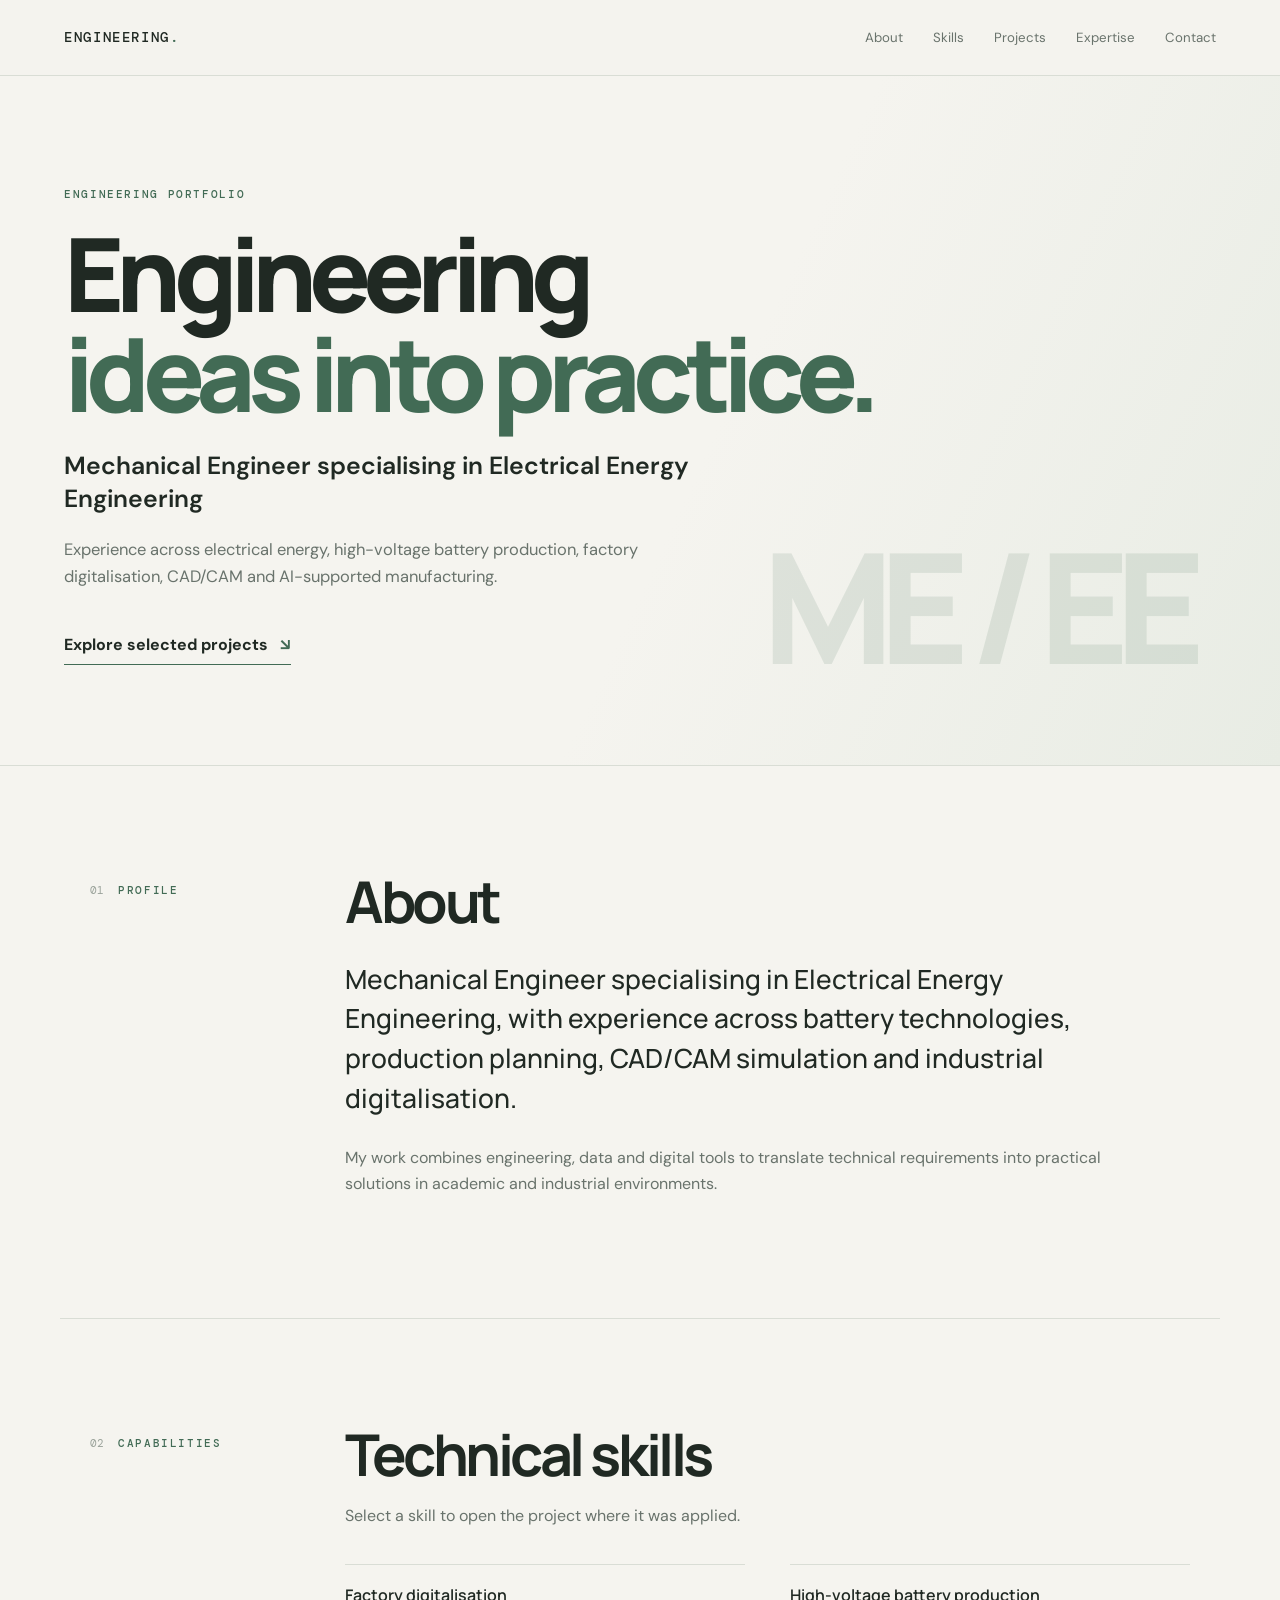
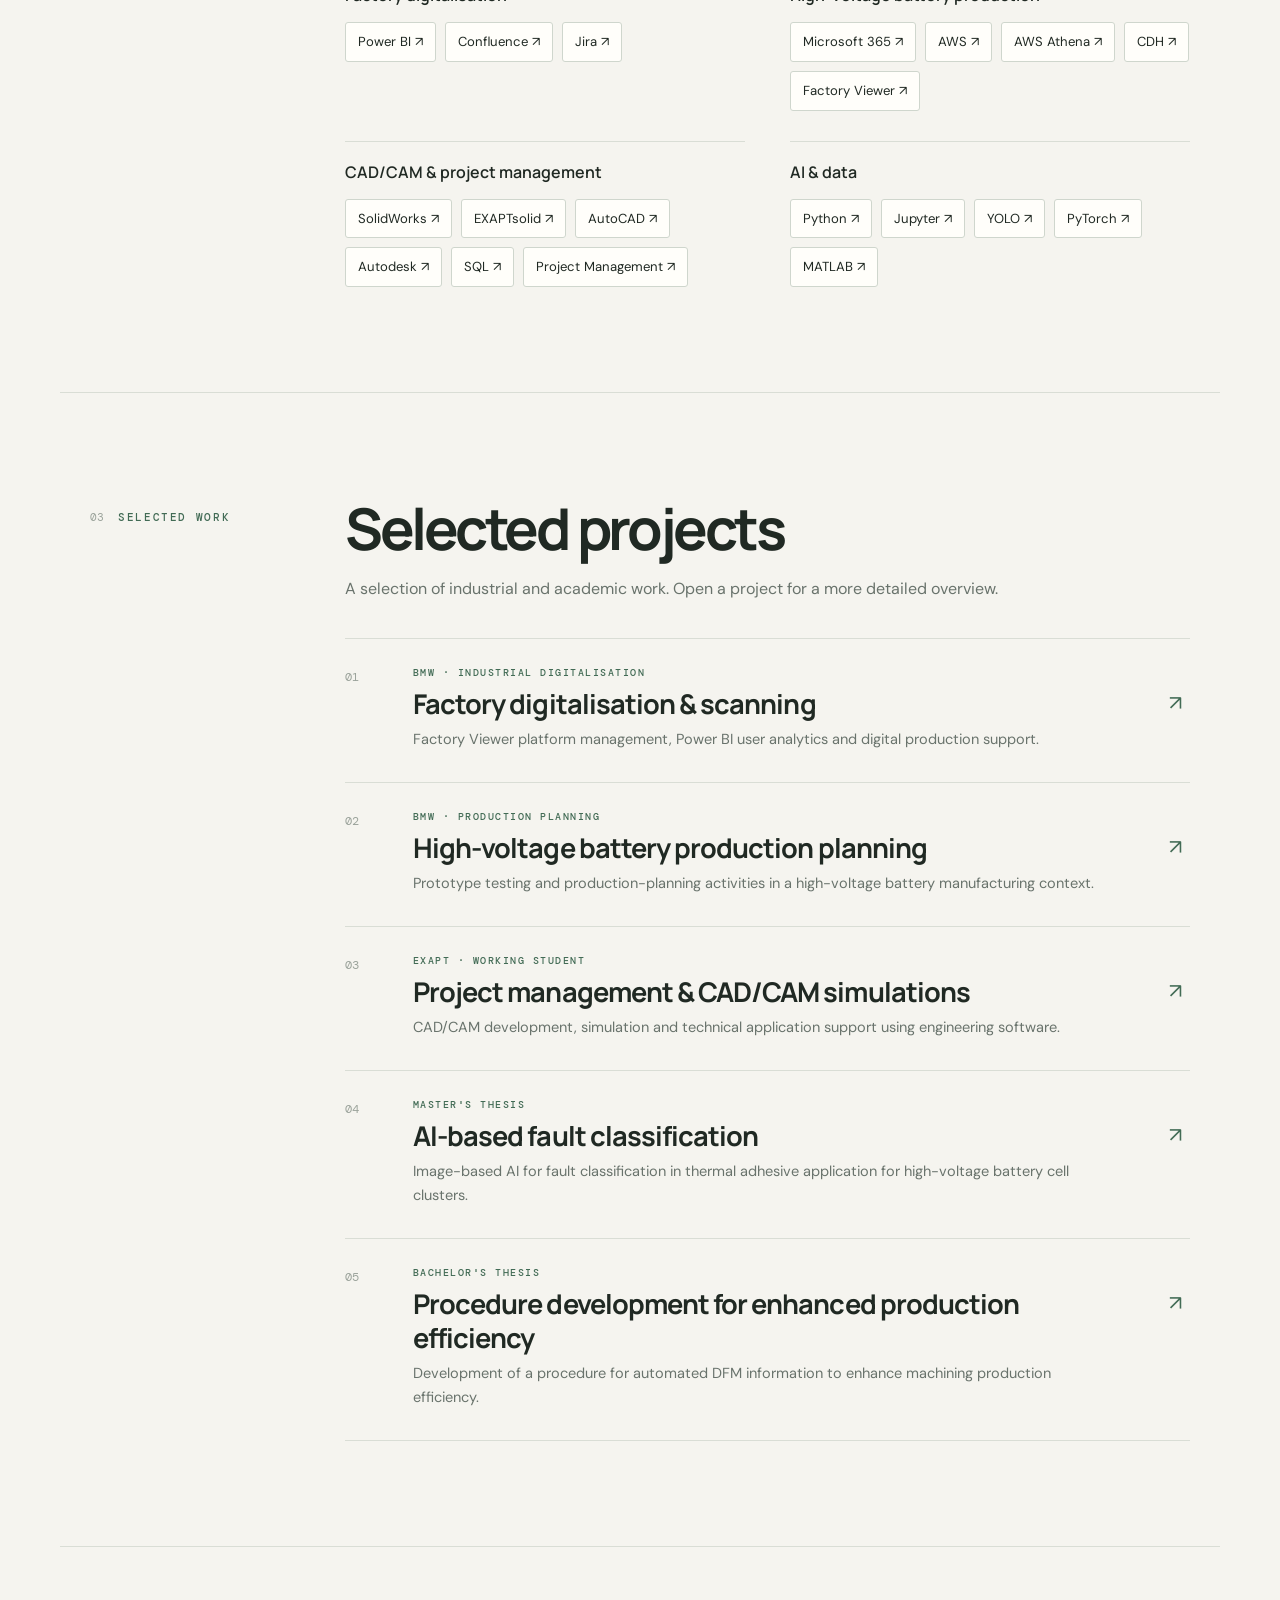
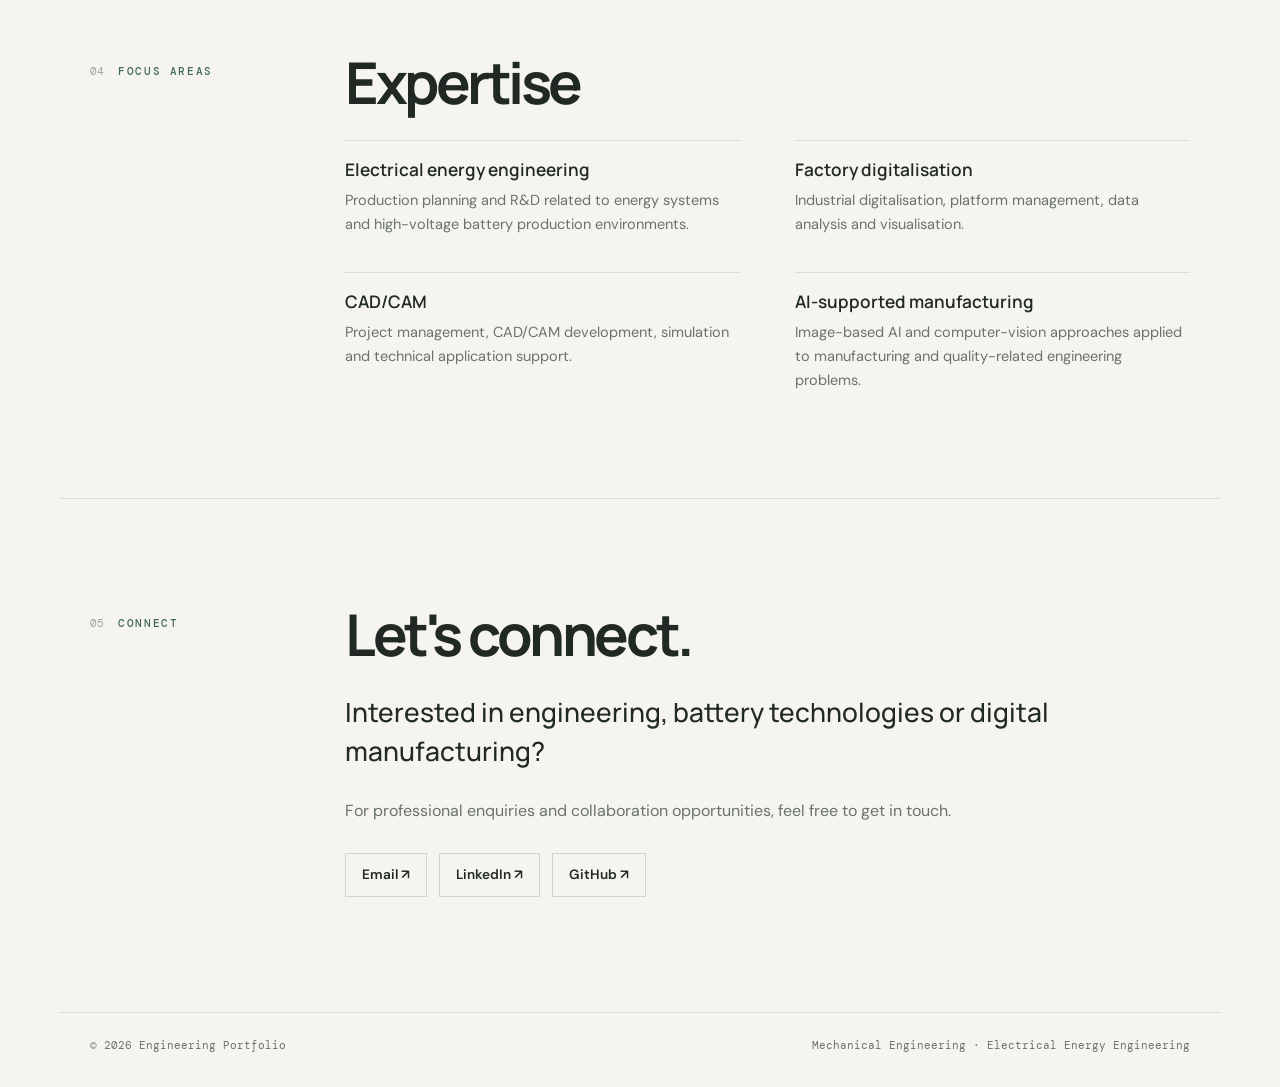
<file: index.html>
<!DOCTYPE html>
<html lang="en">
<head>
  <meta charset="UTF-8">
  <meta name="viewport" content="width=device-width, initial-scale=1.0">
  <meta name="description" content="Engineering portfolio of a Mechanical Engineer specialising in Electrical Energy Engineering.">
  <title>Engineering Portfolio</title>
  <link rel="stylesheet" href="styles.css">
  <script src="script.js" defer></script>
</head>
<body>
<header class="site-header">
  <a class="wordmark" href="#home">ENGINEERING<span>.</span></a>
  <button class="menu-toggle" aria-label="Toggle navigation" aria-expanded="false">☰</button>
  <nav class="main-nav">
    <a href="#about">About</a>
    <a href="#skills">Skills</a>
    <a href="#projects">Projects</a>
    <a href="#expertise">Expertise</a>
    <a href="#contact">Contact</a>
  </nav>
</header>

<main id="home">
  <section class="hero">
    <div class="hero-inner">
      <p class="eyebrow">ENGINEERING PORTFOLIO</p>
      <h1>Engineering<br><span>ideas into practice.</span></h1>
      <h2>Mechanical Engineer specialising in Electrical Energy Engineering</h2>
      <p class="hero-copy">Experience across electrical energy, high-voltage battery production, factory digitalisation, CAD/CAM and AI-supported manufacturing.</p>
      <a class="text-link" href="#projects">Explore selected projects <span>↘</span></a>
    </div>
    <div class="hero-index" aria-hidden="true">ME / EE</div>
  </section>

  <section class="section" id="about">
    <div class="section-label"><span>01</span><p>PROFILE</p></div>
    <div class="section-main">
      <h2>About</h2>
      <p class="lead">Mechanical Engineer specialising in Electrical Energy Engineering, with experience across battery technologies, production planning, CAD/CAM simulation and industrial digitalisation.</p>
      <p>My work combines engineering, data and digital tools to translate technical requirements into practical solutions in academic and industrial environments.</p>
    </div>
  </section>

  <section class="section skills-section" id="skills">
    <div class="section-label"><span>02</span><p>CAPABILITIES</p></div>
    <div class="section-main">
      <h2>Technical skills</h2>
      <p class="section-intro">Select a skill to open the project where it was applied.</p>

      <div class="skill-groups">
        <div class="skill-group">
          <h3>Factory digitalisation</h3>
          <div class="skill-list">
            <a class="skill" href="projects/factory-digitalisation.html">Power BI ↗</a>
            <a class="skill" href="projects/factory-digitalisation.html">Confluence ↗</a>
            <a class="skill" href="projects/factory-digitalisation.html">Jira ↗</a>
          </div>
        </div>
        <div class="skill-group">
          <h3>High-voltage battery production</h3>
          <div class="skill-list">
            <a class="skill" href="projects/battery-production.html">Microsoft 365 ↗</a>
            <a class="skill" href="projects/battery-production.html">AWS ↗</a>
            <a class="skill" href="projects/battery-production.html">AWS Athena ↗</a>
            <a class="skill" href="projects/battery-production.html">CDH ↗</a>
            <a class="skill" href="projects/battery-production.html">Factory Viewer ↗</a>
          </div>
        </div>
        <div class="skill-group">
          <h3>CAD/CAM &amp; project management</h3>
          <div class="skill-list">
            <a class="skill" href="projects/cad-cam.html">SolidWorks ↗</a>
            <a class="skill" href="projects/cad-cam.html">EXAPTsolid ↗</a>
            <a class="skill" href="projects/cad-cam.html">AutoCAD ↗</a>
            <a class="skill" href="projects/cad-cam.html">Autodesk ↗</a>
            <a class="skill" href="projects/cad-cam.html">SQL ↗</a>
            <a class="skill" href="projects/cad-cam.html">Project Management ↗</a>
          </div>
        </div>
        <div class="skill-group">
          <h3>AI &amp; data</h3>
          <div class="skill-list">
            <a class="skill" href="projects/masters-thesis.html">Python ↗</a>
            <a class="skill" href="projects/masters-thesis.html">Jupyter ↗</a>
            <a class="skill" href="projects/masters-thesis.html">YOLO ↗</a>
            <a class="skill" href="projects/masters-thesis.html">PyTorch ↗</a>
            <a class="skill" href="projects/masters-thesis.html">MATLAB ↗</a>
          </div>
        </div>
      </div>
    </div>
  </section>

  <section class="section projects-section" id="projects">
    <div class="section-label"><span>03</span><p>SELECTED WORK</p></div>
    <div class="section-main">
      <h2>Selected projects</h2>
      <p class="section-intro">A selection of industrial and academic work. Open a project for a more detailed overview.</p>
      <div class="project-list">
        <a class="project-card" href="projects/factory-digitalisation.html">
          <span class="project-number">01</span>
          <div><p class="project-type">BMW · INDUSTRIAL DIGITALISATION</p><h3>Factory digitalisation &amp; scanning</h3><p>Factory Viewer platform management, Power BI user analytics and digital production support.</p></div>
          <span class="card-arrow">↗</span>
        </a>
        <a class="project-card" href="projects/battery-production.html">
          <span class="project-number">02</span>
          <div><p class="project-type">BMW · PRODUCTION PLANNING</p><h3>High-voltage battery production planning</h3><p>Prototype testing and production-planning activities in a high-voltage battery manufacturing context.</p></div>
          <span class="card-arrow">↗</span>
        </a>
        <a class="project-card" href="projects/cad-cam.html">
          <span class="project-number">03</span>
          <div><p class="project-type">EXAPT · WORKING STUDENT</p><h3>Project management &amp; CAD/CAM simulations</h3><p>CAD/CAM development, simulation and technical application support using engineering software.</p></div>
          <span class="card-arrow">↗</span>
        </a>
        <a class="project-card" href="projects/masters-thesis.html">
          <span class="project-number">04</span>
          <div><p class="project-type">MASTER'S THESIS</p><h3>AI-based fault classification</h3><p>Image-based AI for fault classification in thermal adhesive application for high-voltage battery cell clusters.</p></div>
          <span class="card-arrow">↗</span>
        </a>
        <a class="project-card" href="projects/wandflansch.html">
          <span class="project-number">05</span>
          <div><p class="project-type">BACHELOR'S THESIS</p><h3>Procedure development for enhanced production efficiency</h3><p>Development of a procedure for automated DFM information to enhance machining production efficiency.</p></div>
          <span class="card-arrow">↗</span>
        </a>
      </div>
    </div>
  </section>

  <section class="section" id="expertise">
    <div class="section-label"><span>04</span><p>FOCUS AREAS</p></div>
    <div class="section-main">
      <h2>Expertise</h2>
      <div class="expertise-grid">
        <article><h3>Electrical energy engineering</h3><p>Production planning and R&amp;D related to energy systems and high-voltage battery production environments.</p></article>
        <article><h3>Factory digitalisation</h3><p>Industrial digitalisation, platform management, data analysis and visualisation.</p></article>
        <article><h3>CAD/CAM</h3><p>Project management, CAD/CAM development, simulation and technical application support.</p></article>
        <article><h3>AI-supported manufacturing</h3><p>Image-based AI and computer-vision approaches applied to manufacturing and quality-related engineering problems.</p></article>
      </div>
    </div>
  </section>

  <section class="section contact-section" id="contact">
    <div class="section-label"><span>05</span><p>CONNECT</p></div>
    <div class="section-main">
      <h2>Let's connect.</h2>
      <p class="lead">Interested in engineering, battery technologies or digital manufacturing?</p>
      <p>For professional enquiries and collaboration opportunities, feel free to get in touch.</p>
      <div class="contact-links">
        <a href="mailto:clotildache.lumnwibinla@gmail.com">Email ↗</a>
        <a href="https://www.linkedin.com/in/clotilda-che-lumnwi-binla-130405228/" target="_blank" rel="noopener">LinkedIn ↗</a>
        <a href="https://github.com/clotildachelumnwibinla" target="_blank" rel="noopener">GitHub ↗</a>
      </div>
    </div>
  </section>
</main>

<footer><span>© <span id="year"></span> Engineering Portfolio</span><span>Mechanical Engineering · Electrical Energy Engineering</span></footer>
</body>
</html>
</file>
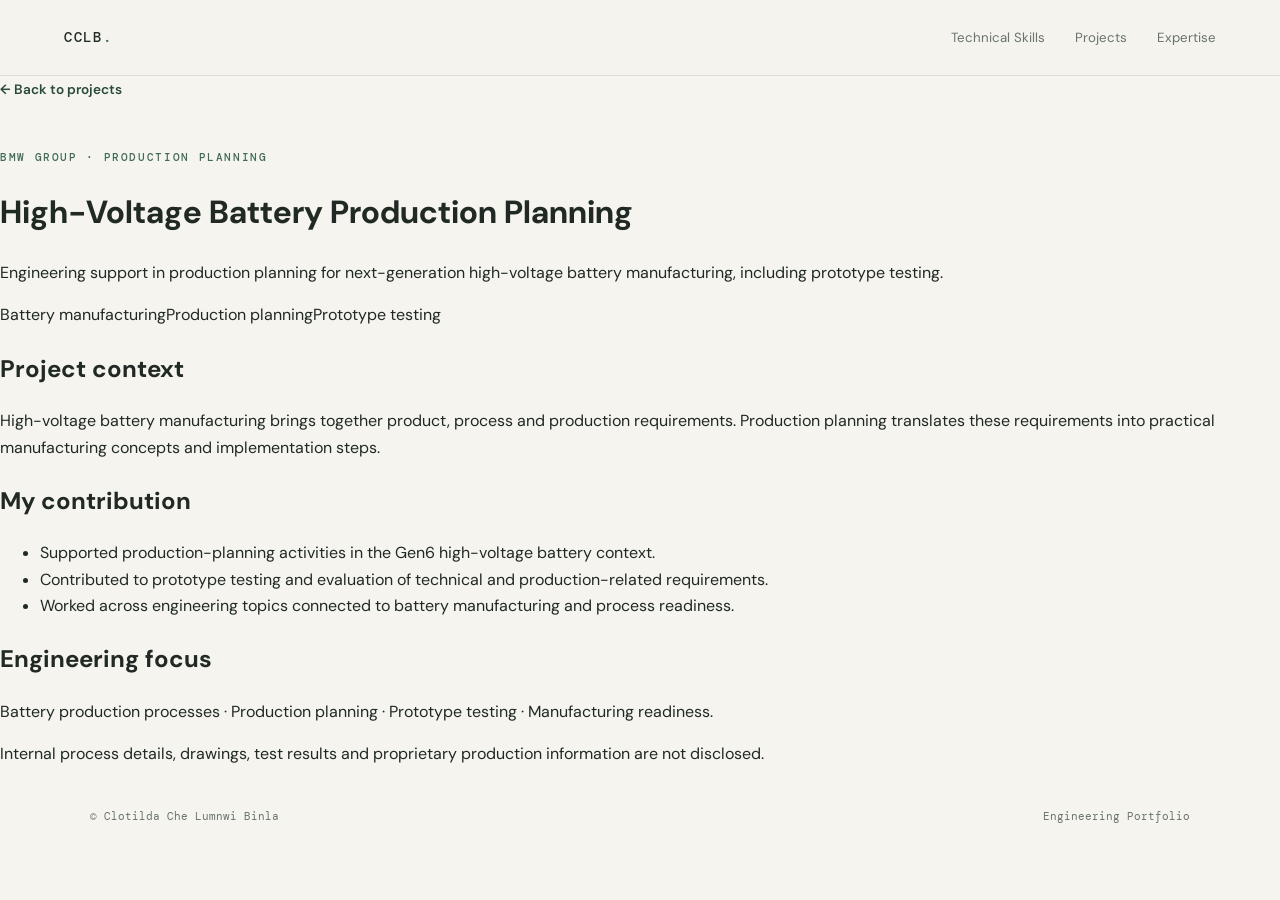
<file: battery-production.html>
<!DOCTYPE html><html lang="en"><head><meta charset="UTF-8"><meta name="viewport" content="width=device-width,initial-scale=1"><title>Battery Production Planning | Portfolio</title><link rel="stylesheet" href="../styles.css"></head><body><header class="site-header"><a class="wordmark" href="../index.html">CCLB<span>.</span></a><nav class="main-nav"><a href="../index.html#skills">Technical Skills</a><a href="../index.html#projects">Projects</a><a href="../index.html#expertise">Expertise</a></nav></header><main class="detail-main"><a class="back-link" href="../index.html#projects">← Back to projects</a><p class="eyebrow">BMW GROUP · PRODUCTION PLANNING</p><h1>High-Voltage Battery Production Planning</h1><p class="detail-lead">Engineering support in production planning for next-generation high-voltage battery manufacturing, including prototype testing.</p><div class="detail-meta"><span>Battery manufacturing</span><span>Production planning</span><span>Prototype testing</span></div><section class="detail-block"><h2>Project context</h2><p>High-voltage battery manufacturing brings together product, process and production requirements. Production planning translates these requirements into practical manufacturing concepts and implementation steps.</p></section><section class="detail-block"><h2>My contribution</h2><ul><li>Supported production-planning activities in the Gen6 high-voltage battery context.</li><li>Contributed to prototype testing and evaluation of technical and production-related requirements.</li><li>Worked across engineering topics connected to battery manufacturing and process readiness.</li></ul></section><section class="detail-block"><h2>Engineering focus</h2><p>Battery production processes · Production planning · Prototype testing · Manufacturing readiness.</p></section><p class="notice">Internal process details, drawings, test results and proprietary production information are not disclosed.</p></main><footer><span>© Clotilda Che Lumnwi Binla</span><span>Engineering Portfolio</span></footer></body></html>
</file>
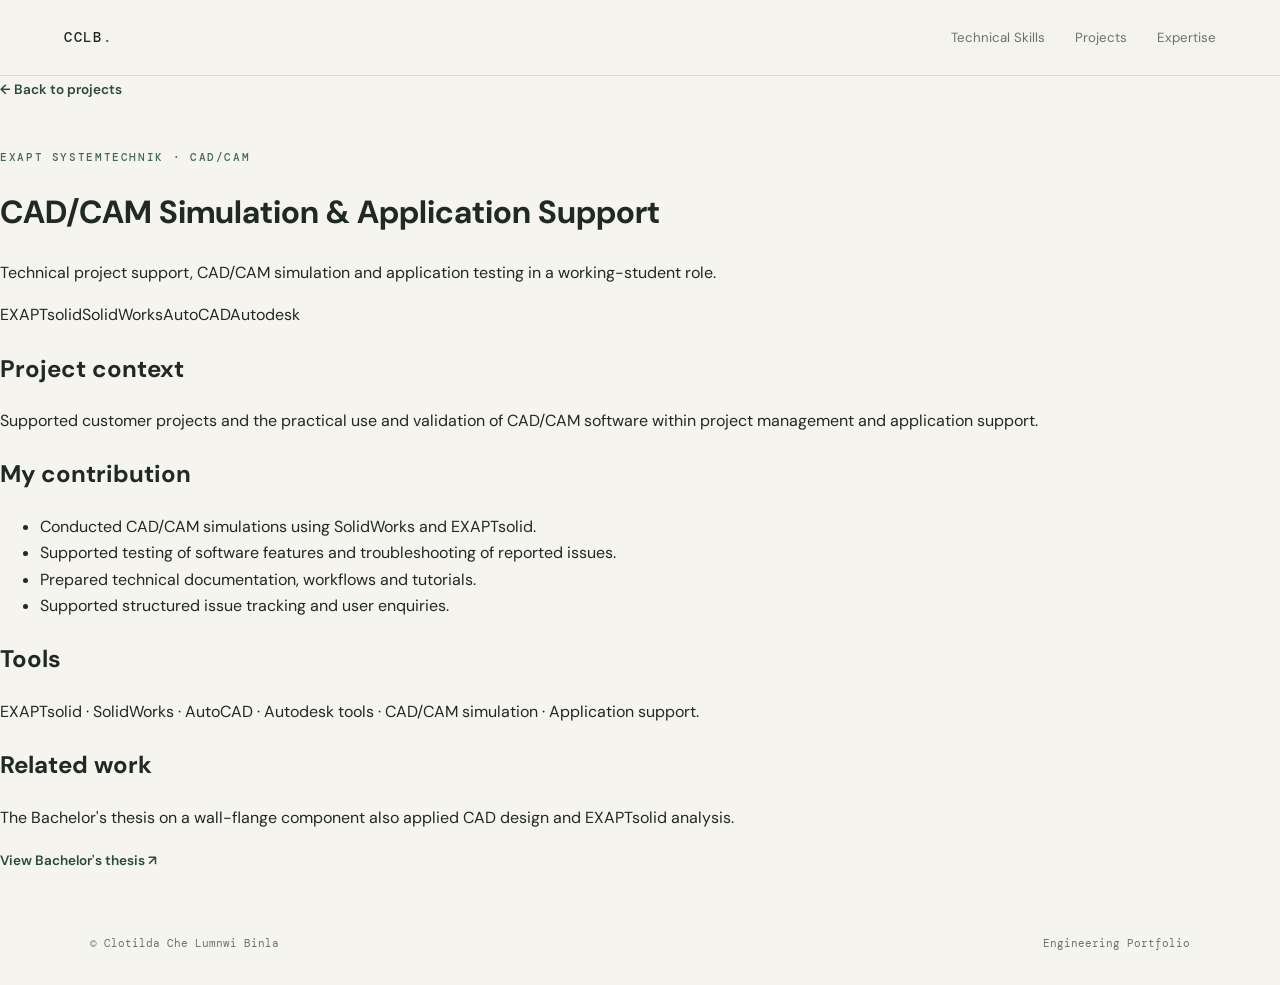
<file: cad-cam.html>
<!DOCTYPE html><html lang="en"><head><meta charset="UTF-8"><meta name="viewport" content="width=device-width,initial-scale=1"><title>CAD/CAM Simulation | Portfolio</title><link rel="stylesheet" href="../styles.css"></head><body><header class="site-header"><a class="wordmark" href="../index.html">CCLB<span>.</span></a><nav class="main-nav"><a href="../index.html#skills">Technical Skills</a><a href="../index.html#projects">Projects</a><a href="../index.html#expertise">Expertise</a></nav></header><main class="detail-main"><a class="back-link" href="../index.html#projects">← Back to projects</a><p class="eyebrow">EXAPT SYSTEMTECHNIK · CAD/CAM</p><h1>CAD/CAM Simulation &amp; Application Support</h1><p class="detail-lead">Technical project support, CAD/CAM simulation and application testing in a working-student role.</p><div class="detail-meta"><span>EXAPTsolid</span><span>SolidWorks</span><span>AutoCAD</span><span>Autodesk</span></div><section class="detail-block"><h2>Project context</h2><p>Supported customer projects and the practical use and validation of CAD/CAM software within project management and application support.</p></section><section class="detail-block"><h2>My contribution</h2><ul><li>Conducted CAD/CAM simulations using SolidWorks and EXAPTsolid.</li><li>Supported testing of software features and troubleshooting of reported issues.</li><li>Prepared technical documentation, workflows and tutorials.</li><li>Supported structured issue tracking and user enquiries.</li></ul></section><section class="detail-block"><h2>Tools</h2><p>EXAPTsolid · SolidWorks · AutoCAD · Autodesk tools · CAD/CAM simulation · Application support.</p></section><section class="detail-block"><h2>Related work</h2><p>The Bachelor's thesis on a wall-flange component also applied CAD design and EXAPTsolid analysis.</p><a class="back-link" href="wandflansch.html">View Bachelor's thesis ↗</a></section></main><footer><span>© Clotilda Che Lumnwi Binla</span><span>Engineering Portfolio</span></footer></body></html>
</file>
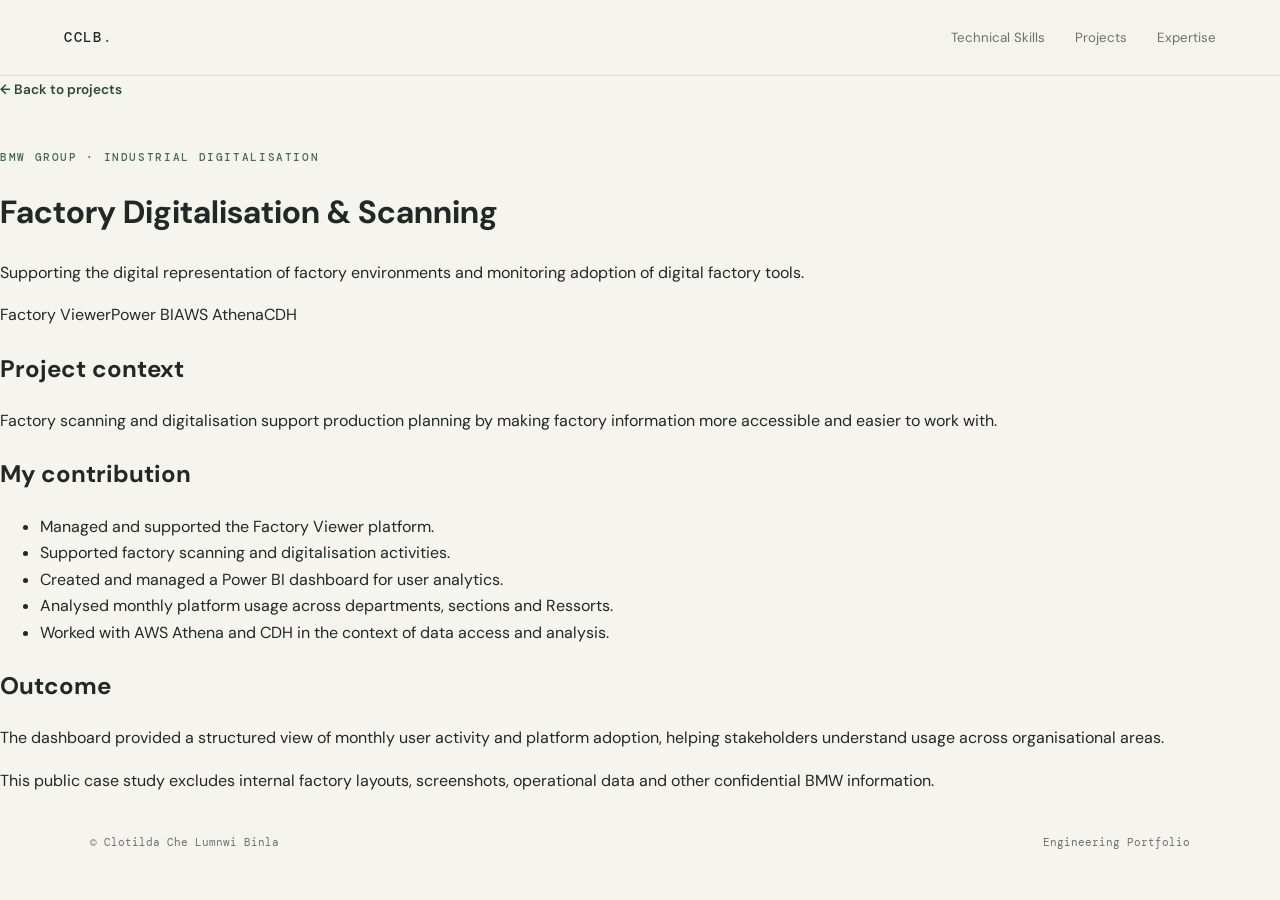
<file: factory-digitalisation.html>
<!DOCTYPE html><html lang="en"><head><meta charset="UTF-8"><meta name="viewport" content="width=device-width,initial-scale=1"><title>Factory Digitalisation | Portfolio</title><link rel="stylesheet" href="../styles.css"></head><body><header class="site-header"><a class="wordmark" href="../index.html">CCLB<span>.</span></a><nav class="main-nav"><a href="../index.html#skills">Technical Skills</a><a href="../index.html#projects">Projects</a><a href="../index.html#expertise">Expertise</a></nav></header><main class="detail-main"><a class="back-link" href="../index.html#projects">← Back to projects</a><p class="eyebrow">BMW GROUP · INDUSTRIAL DIGITALISATION</p><h1>Factory Digitalisation &amp; Scanning</h1><p class="detail-lead">Supporting the digital representation of factory environments and monitoring adoption of digital factory tools.</p><div class="detail-meta"><span>Factory Viewer</span><span>Power BI</span><span>AWS Athena</span><span>CDH</span></div><section class="detail-block"><h2>Project context</h2><p>Factory scanning and digitalisation support production planning by making factory information more accessible and easier to work with.</p></section><section class="detail-block"><h2>My contribution</h2><ul><li>Managed and supported the Factory Viewer platform.</li><li>Supported factory scanning and digitalisation activities.</li><li>Created and managed a Power BI dashboard for user analytics.</li><li>Analysed monthly platform usage across departments, sections and Ressorts.</li><li>Worked with AWS Athena and CDH in the context of data access and analysis.</li></ul></section><section class="detail-block"><h2>Outcome</h2><p>The dashboard provided a structured view of monthly user activity and platform adoption, helping stakeholders understand usage across organisational areas.</p></section><p class="notice">This public case study excludes internal factory layouts, screenshots, operational data and other confidential BMW information.</p></main><footer><span>© Clotilda Che Lumnwi Binla</span><span>Engineering Portfolio</span></footer></body></html>
</file>
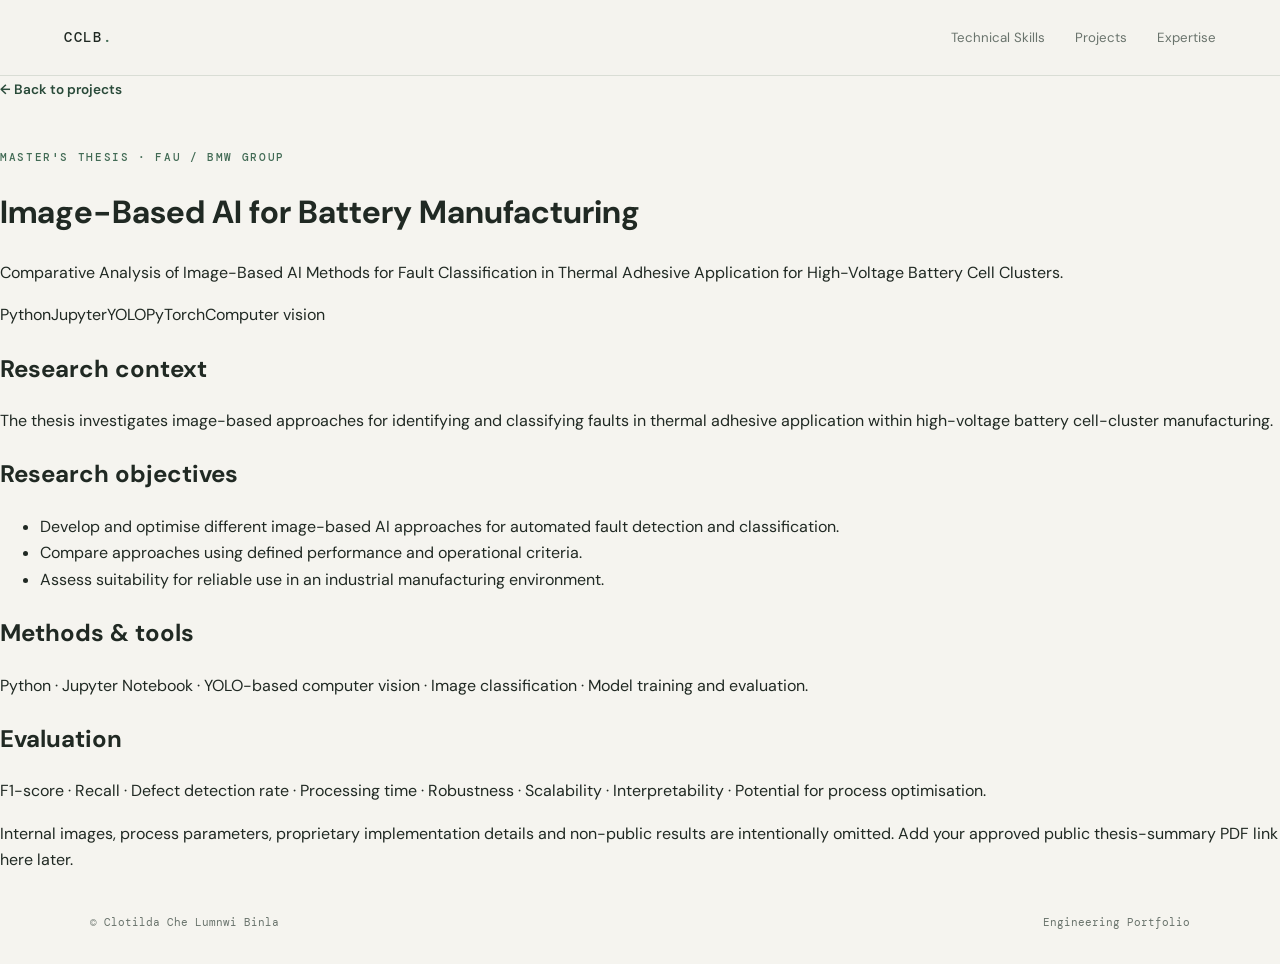
<file: masters-thesis.html>
<!DOCTYPE html><html lang="en"><head><meta charset="UTF-8"><meta name="viewport" content="width=device-width,initial-scale=1"><title>Master's Thesis | Portfolio</title><link rel="stylesheet" href="../styles.css"></head><body><header class="site-header"><a class="wordmark" href="../index.html">CCLB<span>.</span></a><nav class="main-nav"><a href="../index.html#skills">Technical Skills</a><a href="../index.html#projects">Projects</a><a href="../index.html#expertise">Expertise</a></nav></header><main class="detail-main"><a class="back-link" href="../index.html#projects">← Back to projects</a><p class="eyebrow">MASTER'S THESIS · FAU / BMW GROUP</p><h1>Image-Based AI for Battery Manufacturing</h1><p class="detail-lead">Comparative Analysis of Image-Based AI Methods for Fault Classification in Thermal Adhesive Application for High-Voltage Battery Cell Clusters.</p><div class="detail-meta"><span>Python</span><span>Jupyter</span><span>YOLO</span><span>PyTorch</span><span>Computer vision</span></div><section class="detail-block"><h2>Research context</h2><p>The thesis investigates image-based approaches for identifying and classifying faults in thermal adhesive application within high-voltage battery cell-cluster manufacturing.</p></section><section class="detail-block"><h2>Research objectives</h2><ul><li>Develop and optimise different image-based AI approaches for automated fault detection and classification.</li><li>Compare approaches using defined performance and operational criteria.</li><li>Assess suitability for reliable use in an industrial manufacturing environment.</li></ul></section><section class="detail-block"><h2>Methods &amp; tools</h2><p>Python · Jupyter Notebook · YOLO-based computer vision · Image classification · Model training and evaluation.</p></section><section class="detail-block"><h2>Evaluation</h2><p>F1-score · Recall · Defect detection rate · Processing time · Robustness · Scalability · Interpretability · Potential for process optimisation.</p></section><p class="notice">Internal images, process parameters, proprietary implementation details and non-public results are intentionally omitted. Add your approved public thesis-summary PDF link here later.</p></main><footer><span>© Clotilda Che Lumnwi Binla</span><span>Engineering Portfolio</span></footer></body></html>
</file>
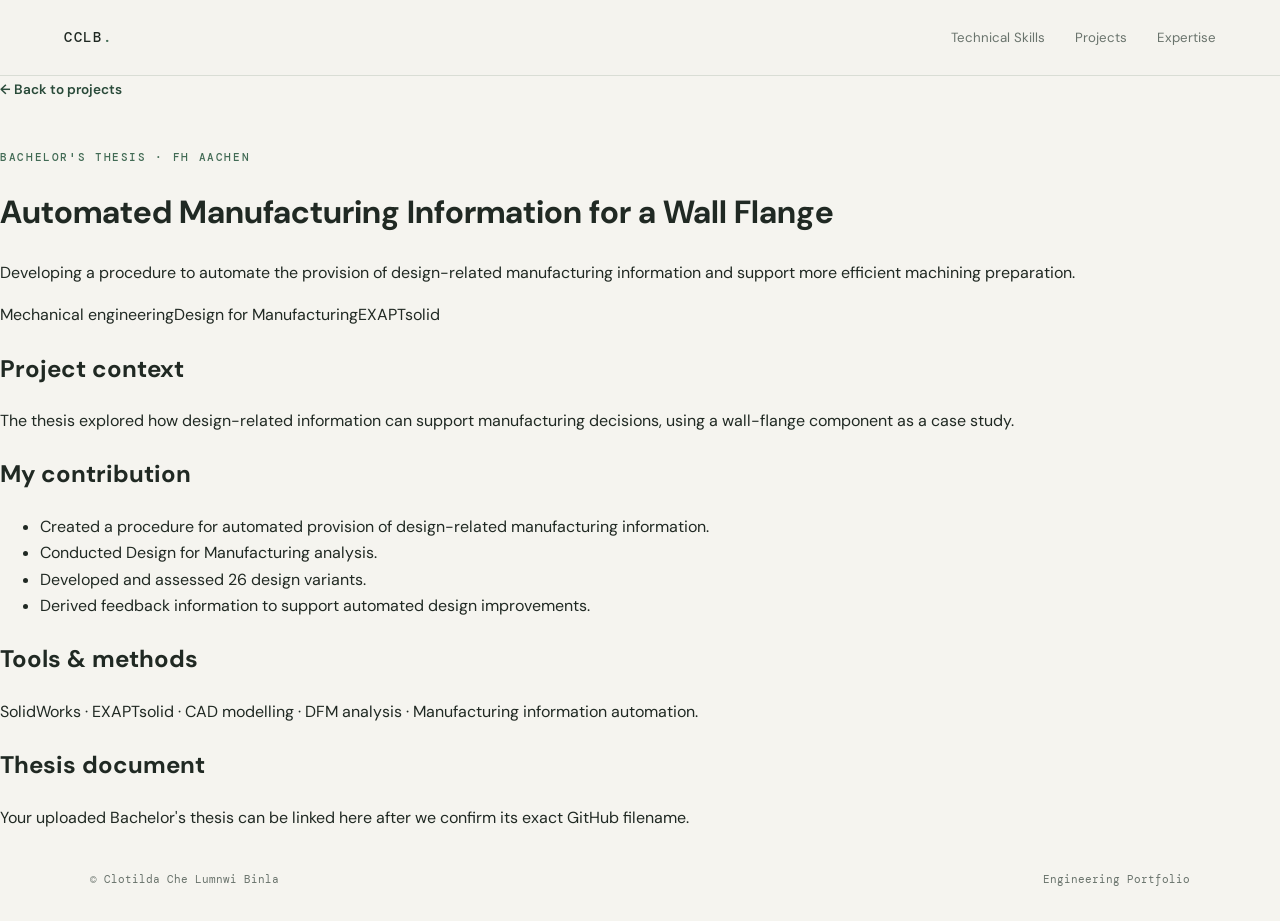
<file: wandflansch.html>
<!DOCTYPE html><html lang="en"><head><meta charset="UTF-8"><meta name="viewport" content="width=device-width,initial-scale=1"><title>Bachelor's Thesis | Portfolio</title><link rel="stylesheet" href="../styles.css"></head><body><header class="site-header"><a class="wordmark" href="../index.html">CCLB<span>.</span></a><nav class="main-nav"><a href="../index.html#skills">Technical Skills</a><a href="../index.html#projects">Projects</a><a href="../index.html#expertise">Expertise</a></nav></header><main class="detail-main"><a class="back-link" href="../index.html#projects">← Back to projects</a><p class="eyebrow">BACHELOR'S THESIS · FH AACHEN</p><h1>Automated Manufacturing Information for a Wall Flange</h1><p class="detail-lead">Developing a procedure to automate the provision of design-related manufacturing information and support more efficient machining preparation.</p><div class="detail-meta"><span>Mechanical engineering</span><span>Design for Manufacturing</span><span>EXAPTsolid</span></div><section class="detail-block"><h2>Project context</h2><p>The thesis explored how design-related information can support manufacturing decisions, using a wall-flange component as a case study.</p></section><section class="detail-block"><h2>My contribution</h2><ul><li>Created a procedure for automated provision of design-related manufacturing information.</li><li>Conducted Design for Manufacturing analysis.</li><li>Developed and assessed 26 design variants.</li><li>Derived feedback information to support automated design improvements.</li></ul></section><section class="detail-block"><h2>Tools &amp; methods</h2><p>SolidWorks · EXAPTsolid · CAD modelling · DFM analysis · Manufacturing information automation.</p></section><section class="detail-block"><h2>Thesis document</h2><p>Your uploaded Bachelor's thesis can be linked here after we confirm its exact GitHub filename.</p></section></main><footer><span>© Clotilda Che Lumnwi Binla</span><span>Engineering Portfolio</span></footer></body></html>
</file>
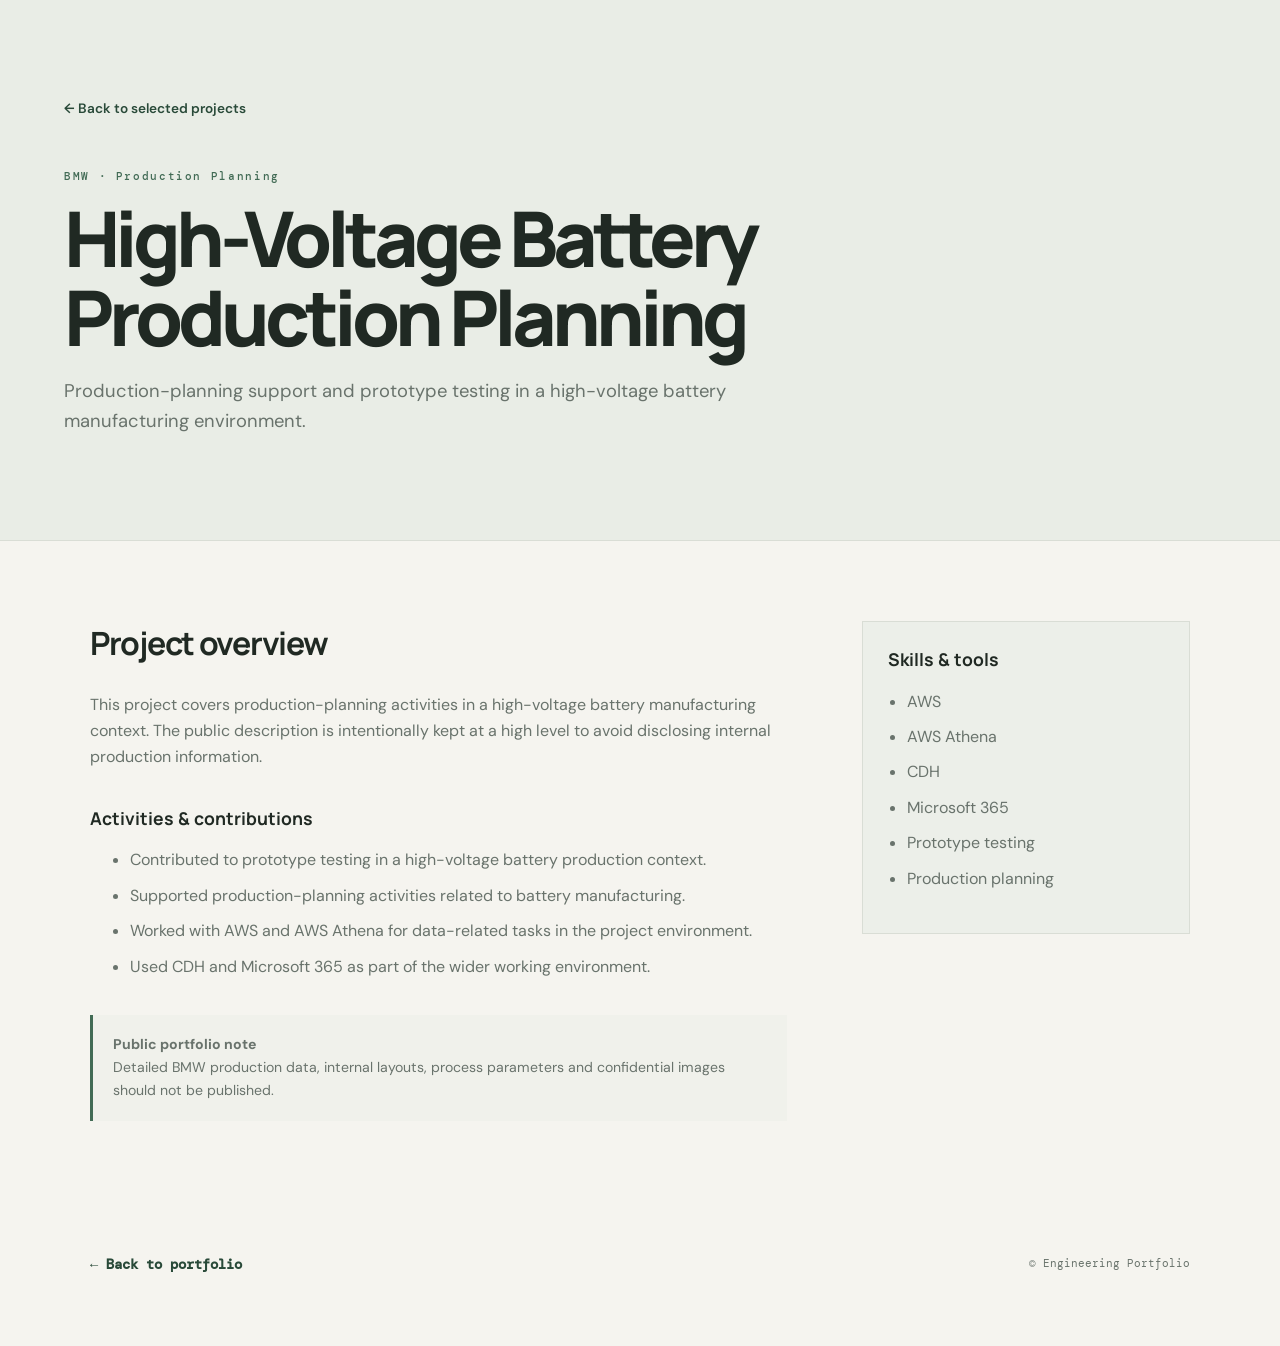
<file: projects/battery-production.html>
<!DOCTYPE html>
<html lang="en">
<head>
  <meta charset="UTF-8">
  <meta name="viewport" content="width=device-width, initial-scale=1.0">
  <title>High-Voltage Battery Production Planning · Engineering Portfolio</title>
  <link rel="stylesheet" href="../styles.css">
</head>
<body>
<header class="project-hero">
  <a class="back-link" href="../index.html#projects">← Back to selected projects</a>
  <p class="eyebrow">BMW · Production Planning</p>
  <h1>High-Voltage Battery Production Planning</h1>
  <p class="project-lead">Production-planning support and prototype testing in a high-voltage battery manufacturing environment.</p>
</header>
<main class="project-content">
  <article>
    <h2>Project overview</h2>
    <p>This project covers production-planning activities in a high-voltage battery manufacturing context. The public description is intentionally kept at a high level to avoid disclosing internal production information.</p>
    <h3>Activities &amp; contributions</h3>
    <ul><li>Contributed to prototype testing in a high-voltage battery production context.</li>
<li>Supported production-planning activities related to battery manufacturing.</li>
<li>Worked with AWS and AWS Athena for data-related tasks in the project environment.</li>
<li>Used CDH and Microsoft 365 as part of the wider working environment.</li></ul>
    <div class="confidentiality"><strong>Public portfolio note</strong><br>Detailed BMW production data, internal layouts, process parameters and confidential images should not be published.</div>
  </article>
  <aside class="project-sidebar">
    <h3>Skills &amp; tools</h3>
    <ul><li>AWS</li>
<li>AWS Athena</li>
<li>CDH</li>
<li>Microsoft 365</li>
<li>Prototype testing</li>
<li>Production planning</li></ul>
  </aside>
</main>
<footer><a class="back-link" href="../index.html#projects">← Back to portfolio</a><span>© Engineering Portfolio</span></footer>
</body>
</html>
</file>
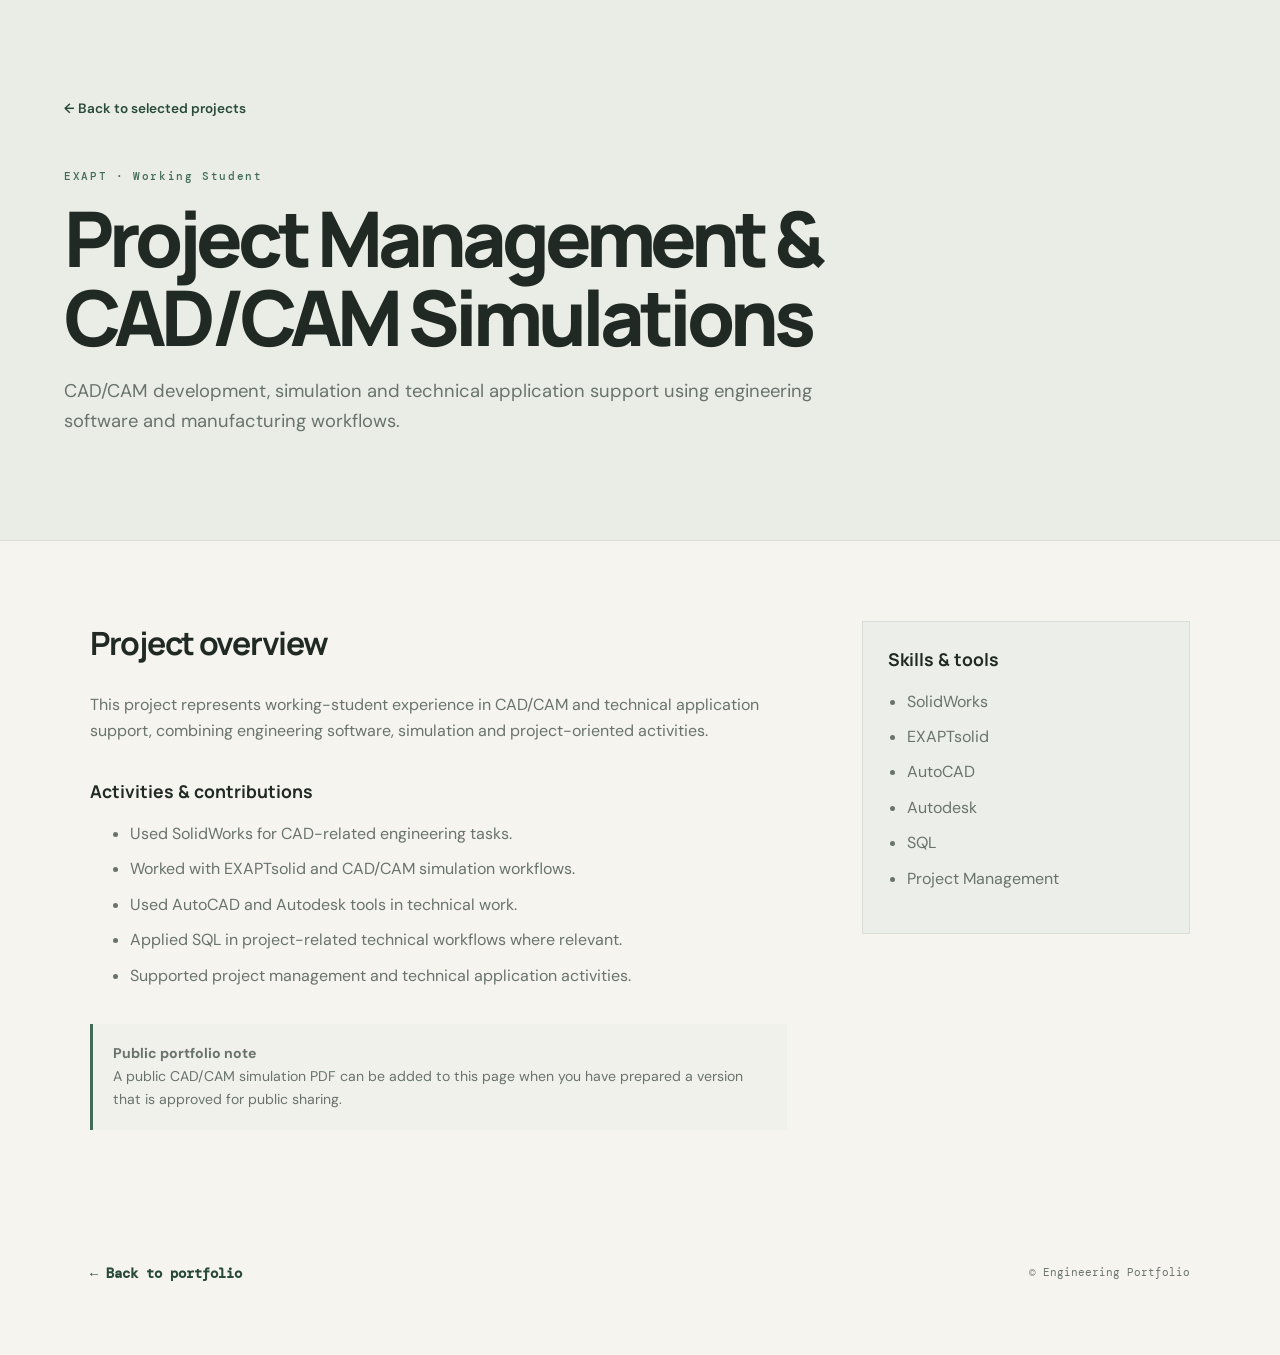
<file: projects/cad-cam.html>
<!DOCTYPE html>
<html lang="en">
<head>
  <meta charset="UTF-8">
  <meta name="viewport" content="width=device-width, initial-scale=1.0">
  <title>Project Management & CAD/CAM Simulations · Engineering Portfolio</title>
  <link rel="stylesheet" href="../styles.css">
</head>
<body>
<header class="project-hero">
  <a class="back-link" href="../index.html#projects">← Back to selected projects</a>
  <p class="eyebrow">EXAPT · Working Student</p>
  <h1>Project Management & CAD/CAM Simulations</h1>
  <p class="project-lead">CAD/CAM development, simulation and technical application support using engineering software and manufacturing workflows.</p>
</header>
<main class="project-content">
  <article>
    <h2>Project overview</h2>
    <p>This project represents working-student experience in CAD/CAM and technical application support, combining engineering software, simulation and project-oriented activities.</p>
    <h3>Activities &amp; contributions</h3>
    <ul><li>Used SolidWorks for CAD-related engineering tasks.</li>
<li>Worked with EXAPTsolid and CAD/CAM simulation workflows.</li>
<li>Used AutoCAD and Autodesk tools in technical work.</li>
<li>Applied SQL in project-related technical workflows where relevant.</li>
<li>Supported project management and technical application activities.</li></ul>
    <div class="confidentiality"><strong>Public portfolio note</strong><br>A public CAD/CAM simulation PDF can be added to this page when you have prepared a version that is approved for public sharing.</div>
  </article>
  <aside class="project-sidebar">
    <h3>Skills &amp; tools</h3>
    <ul><li>SolidWorks</li>
<li>EXAPTsolid</li>
<li>AutoCAD</li>
<li>Autodesk</li>
<li>SQL</li>
<li>Project Management</li></ul>
  </aside>
</main>
<footer><a class="back-link" href="../index.html#projects">← Back to portfolio</a><span>© Engineering Portfolio</span></footer>
</body>
</html>
</file>
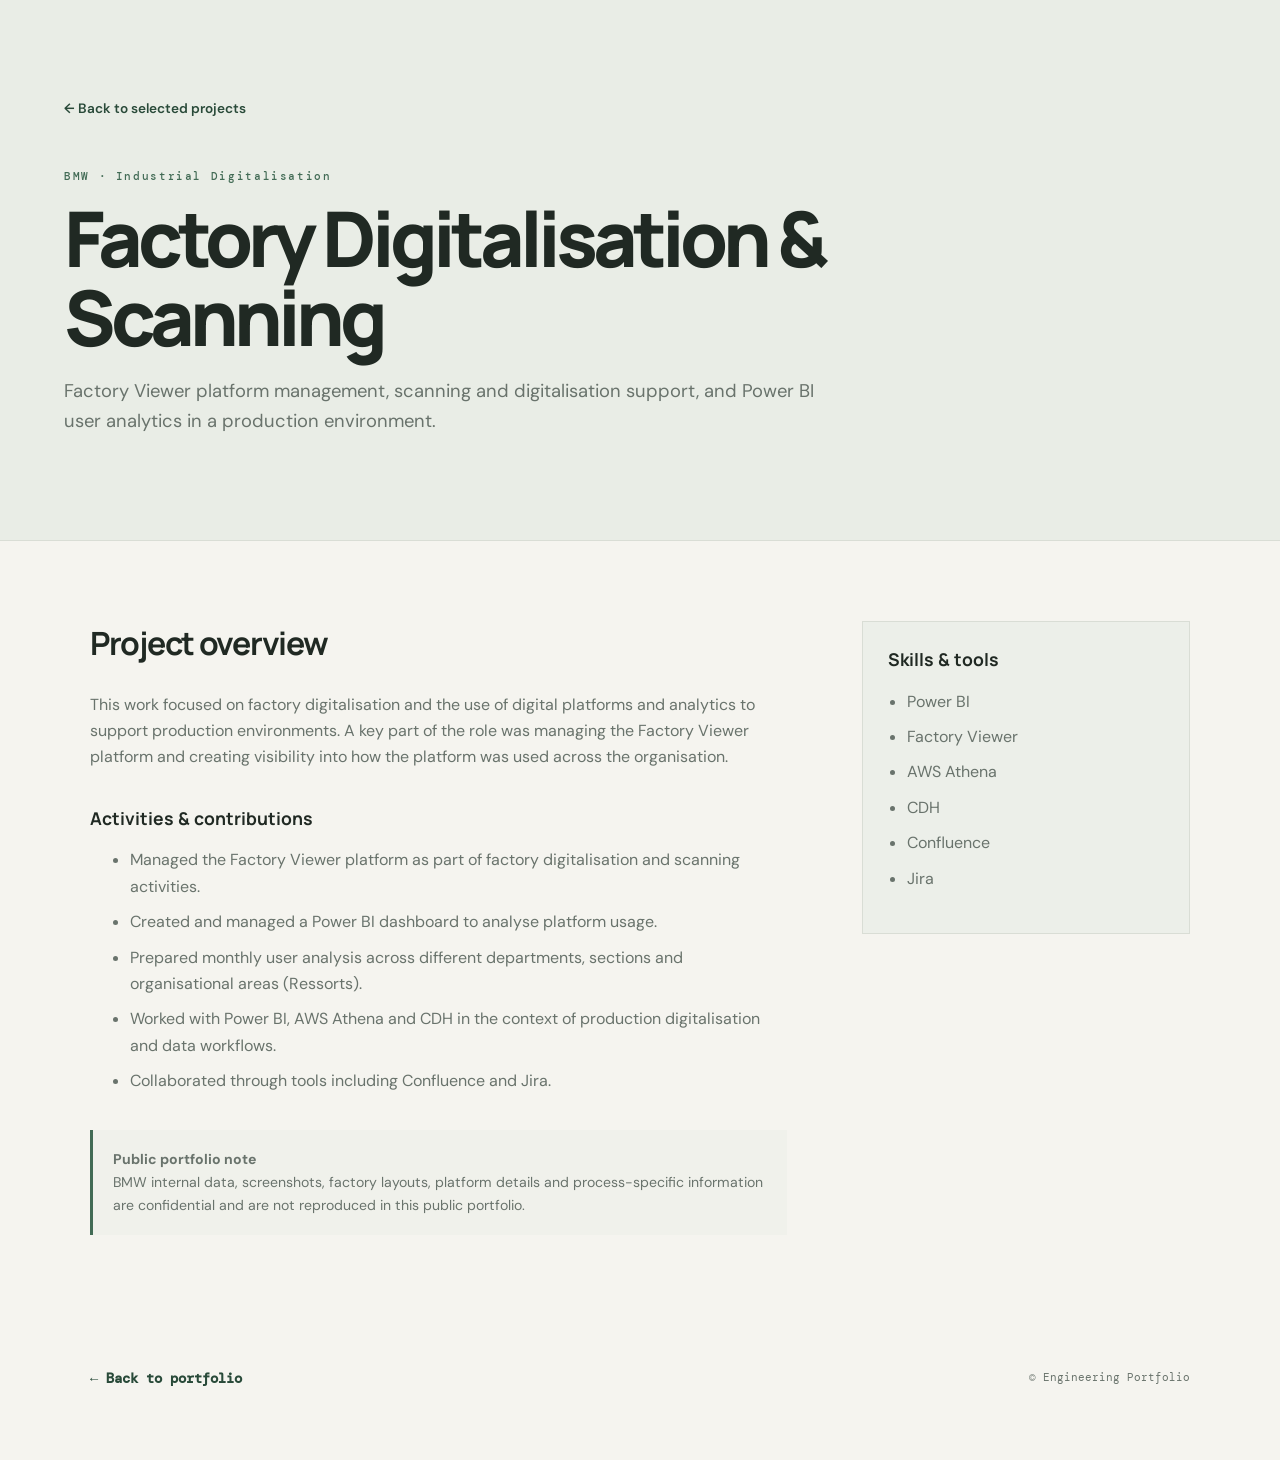
<file: projects/factory-digitalisation.html>
<!DOCTYPE html>
<html lang="en">
<head>
  <meta charset="UTF-8">
  <meta name="viewport" content="width=device-width, initial-scale=1.0">
  <title>Factory Digitalisation & Scanning · Engineering Portfolio</title>
  <link rel="stylesheet" href="../styles.css">
</head>
<body>
<header class="project-hero">
  <a class="back-link" href="../index.html#projects">← Back to selected projects</a>
  <p class="eyebrow">BMW · Industrial Digitalisation</p>
  <h1>Factory Digitalisation & Scanning</h1>
  <p class="project-lead">Factory Viewer platform management, scanning and digitalisation support, and Power BI user analytics in a production environment.</p>
</header>
<main class="project-content">
  <article>
    <h2>Project overview</h2>
    <p>This work focused on factory digitalisation and the use of digital platforms and analytics to support production environments. A key part of the role was managing the Factory Viewer platform and creating visibility into how the platform was used across the organisation.</p>
    <h3>Activities &amp; contributions</h3>
    <ul><li>Managed the Factory Viewer platform as part of factory digitalisation and scanning activities.</li>
<li>Created and managed a Power BI dashboard to analyse platform usage.</li>
<li>Prepared monthly user analysis across different departments, sections and organisational areas (Ressorts).</li>
<li>Worked with Power BI, AWS Athena and CDH in the context of production digitalisation and data workflows.</li>
<li>Collaborated through tools including Confluence and Jira.</li></ul>
    <div class="confidentiality"><strong>Public portfolio note</strong><br>BMW internal data, screenshots, factory layouts, platform details and process-specific information are confidential and are not reproduced in this public portfolio.</div>
  </article>
  <aside class="project-sidebar">
    <h3>Skills &amp; tools</h3>
    <ul><li>Power BI</li>
<li>Factory Viewer</li>
<li>AWS Athena</li>
<li>CDH</li>
<li>Confluence</li>
<li>Jira</li></ul>
  </aside>
</main>
<footer><a class="back-link" href="../index.html#projects">← Back to portfolio</a><span>© Engineering Portfolio</span></footer>
</body>
</html>
</file>
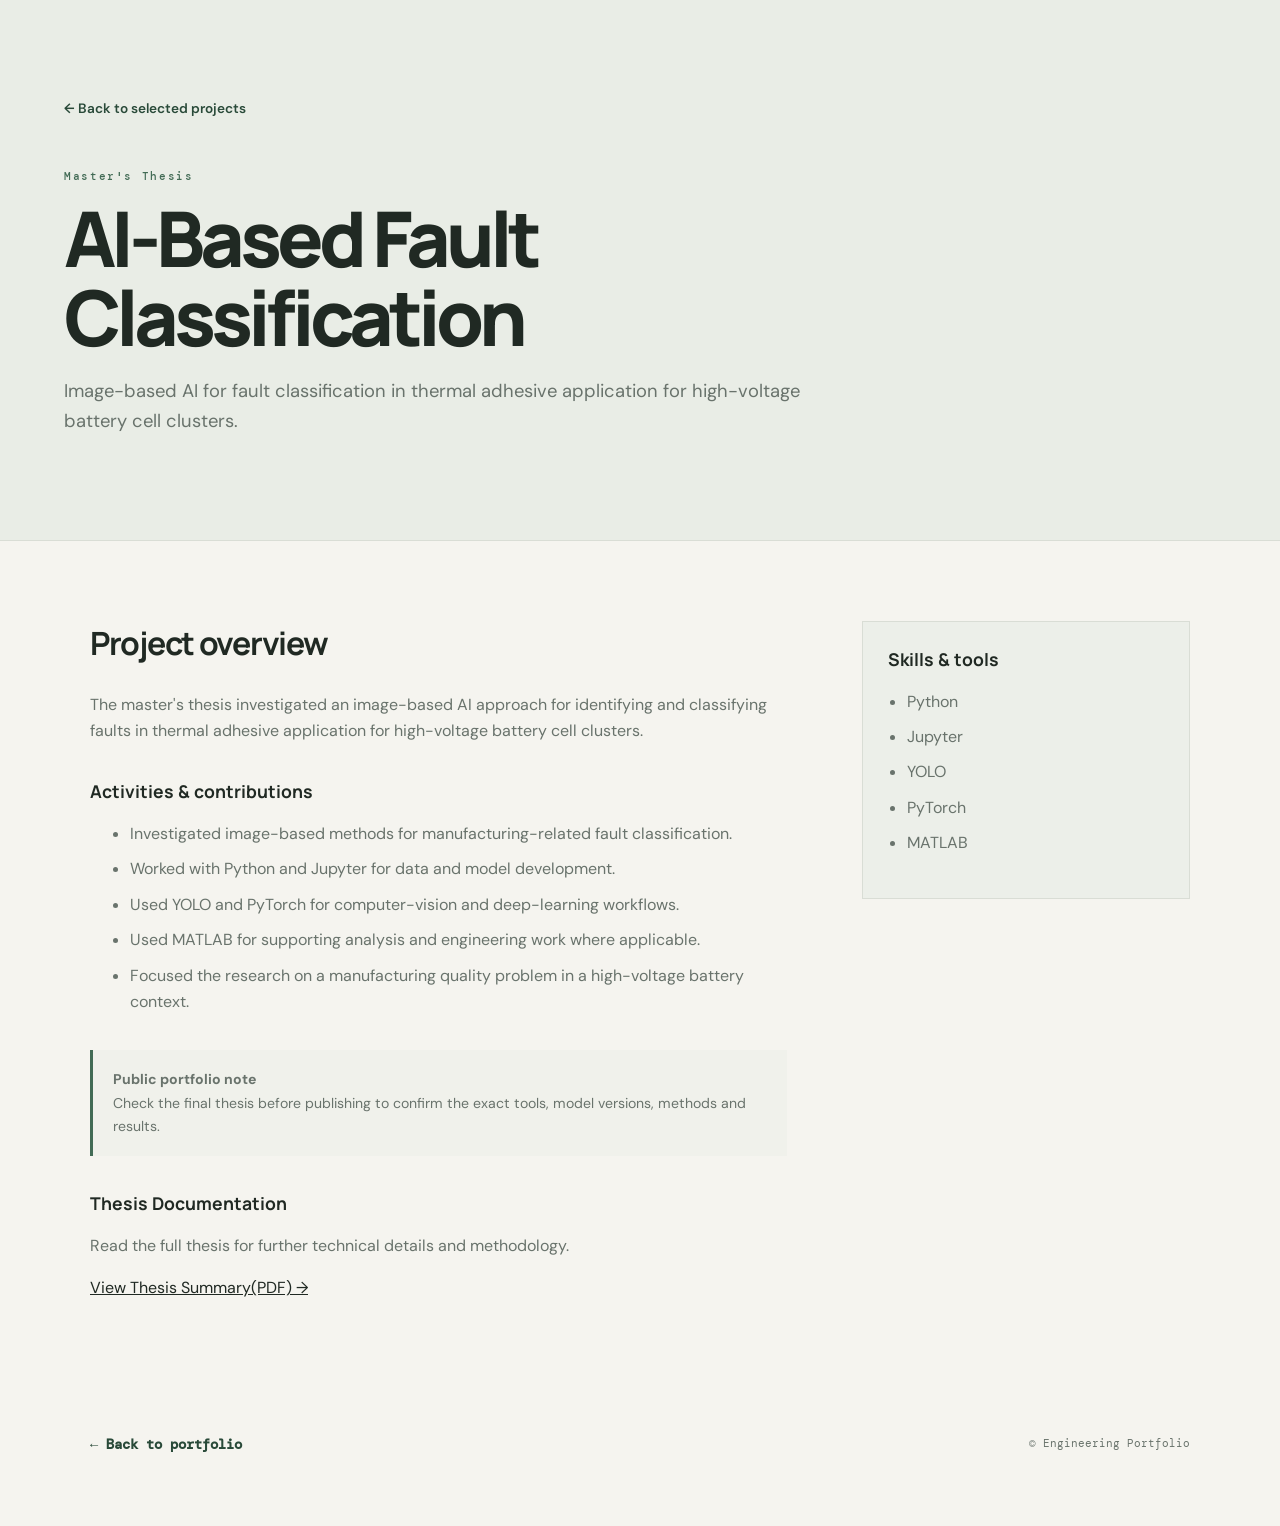
<file: projects/masters-thesis.html>
<!DOCTYPE html>
<html lang="en">
<head>
  <meta charset="UTF-8">
  <meta name="viewport" content="width=device-width, initial-scale=1.0">
  <title>AI-Based Fault Classification · Engineering Portfolio</title>
  <link rel="stylesheet" href="../styles.css">
</head>
<body>
<header class="project-hero">
  <a class="back-link" href="../index.html#projects">← Back to selected projects</a>
  <p class="eyebrow">Master's Thesis</p>
  <h1>AI-Based Fault Classification</h1>
  <p class="project-lead">Image-based AI for fault classification in thermal adhesive application for high-voltage battery cell clusters.</p>
</header>
<main class="project-content">
  <article>
    <h2>Project overview</h2>
    <p>The master's thesis investigated an image-based AI approach for identifying and classifying faults in thermal adhesive application for high-voltage battery cell clusters.</p>
    <h3>Activities &amp; contributions</h3>
    <ul><li>Investigated image-based methods for manufacturing-related fault classification.</li>
<li>Worked with Python and Jupyter for data and model development.</li>
<li>Used YOLO and PyTorch for computer-vision and deep-learning workflows.</li>
<li>Used MATLAB for supporting analysis and engineering work where applicable.</li>
<li>Focused the research on a manufacturing quality problem in a high-voltage battery context.</li></ul>
    <div class="confidentiality"><strong>Public portfolio note</strong><br>Check the final thesis before publishing to confirm the exact tools, model versions, methods and results.</div>
    <div class="project-document">
  <h3>Thesis Documentation</h3>
  <p>Read the full thesis for further technical details and methodology.</p>
  <a href="masters-thesis.pdf" target="_blank" rel="noopener">
    View Thesis Summary(PDF) →
  </a>
</div>
  </article>
  <aside class="project-sidebar">
    <h3>Skills &amp; tools</h3>
    <ul><li>Python</li>
<li>Jupyter</li>
<li>YOLO</li>
<li>PyTorch</li>
<li>MATLAB</li></ul>
  </aside>
</main>
<footer><a class="back-link" href="../index.html#projects">← Back to portfolio</a><span>© Engineering Portfolio</span></footer>
</body>
</html>
</file>
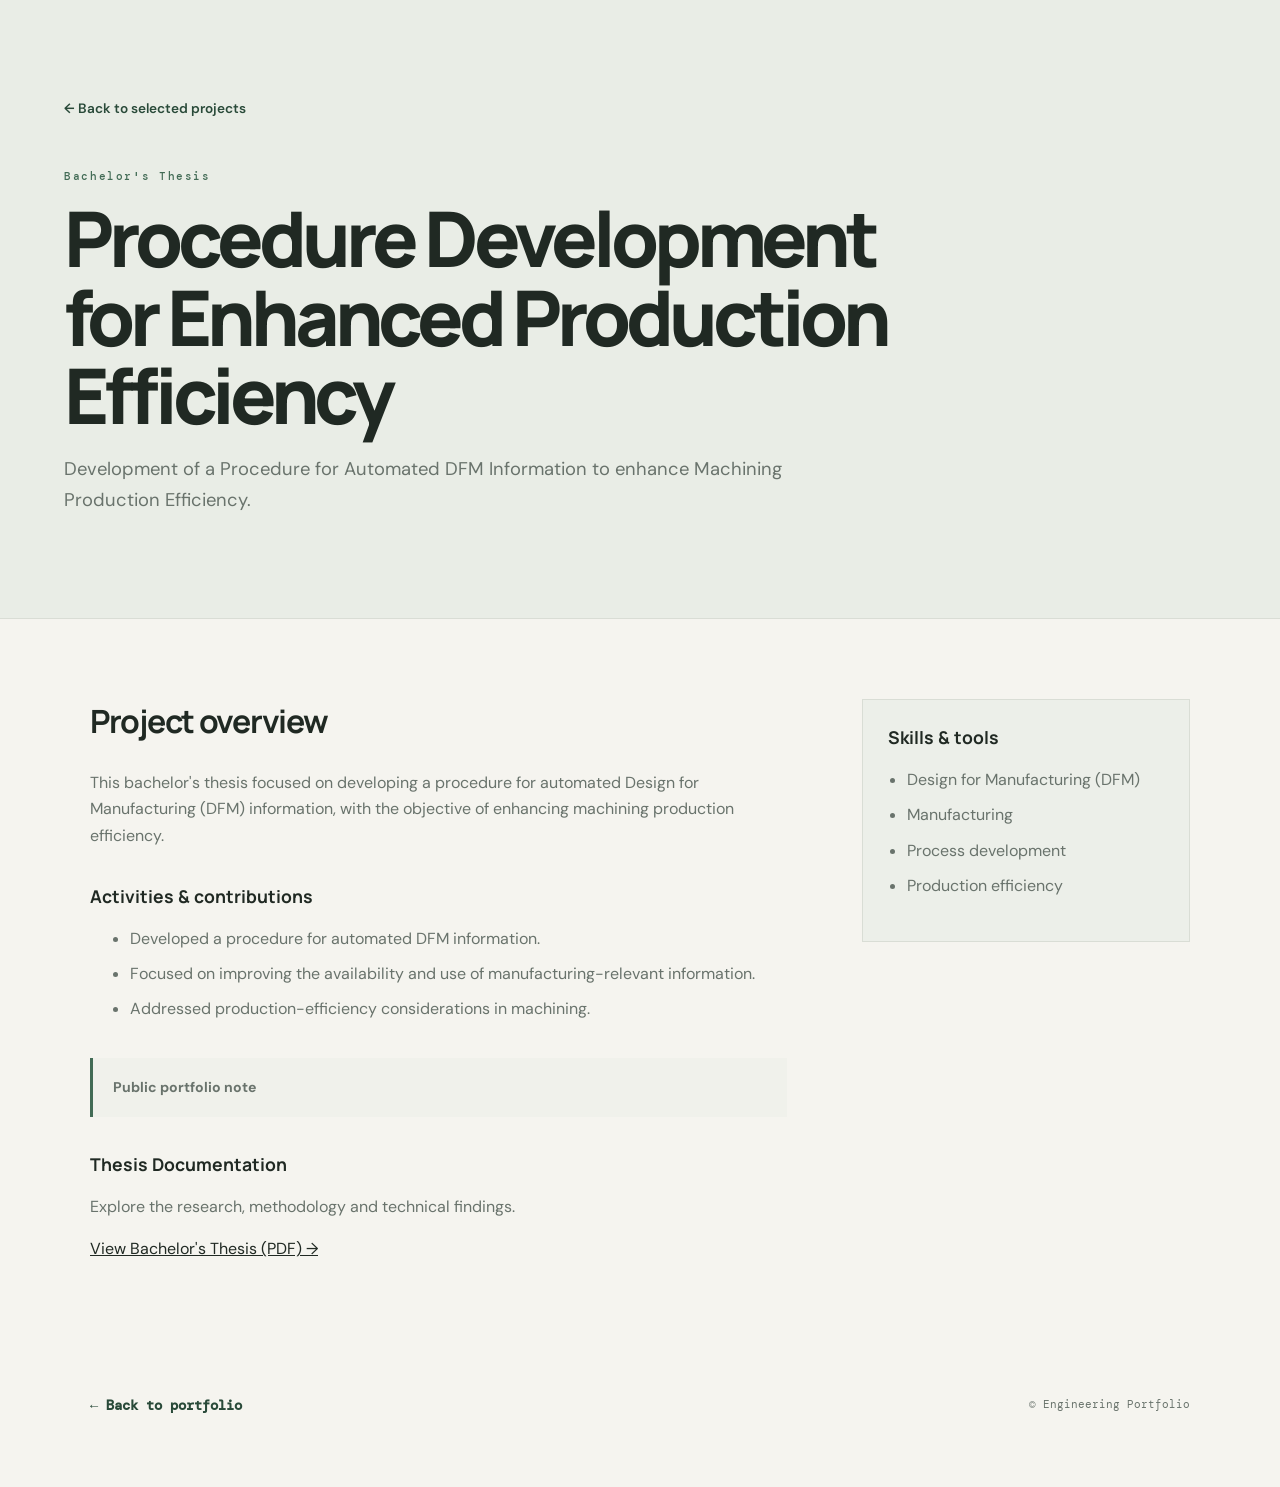
<file: projects/wandflansch.html>
<!DOCTYPE html>
<html lang="en">
<head>
  <meta charset="UTF-8">
  <meta name="viewport" content="width=device-width, initial-scale=1.0">
  <title>Procedure Development for Enhanced Production Efficiency · Engineering Portfolio</title>
  <link rel="stylesheet" href="../styles.css">
</head>
<body>
<header class="project-hero">
  <a class="back-link" href="../index.html#projects">← Back to selected projects</a>
  <p class="eyebrow">Bachelor's Thesis</p>
  <h1>Procedure Development for Enhanced Production Efficiency</h1>
  <p class="project-lead">Development of a Procedure for Automated DFM Information to enhance Machining Production Efficiency.</p>
</header>
<main class="project-content">
  <article>
    <h2>Project overview</h2>
    <p>This bachelor's thesis focused on developing a procedure for automated Design for Manufacturing (DFM) information, with the objective of enhancing machining production efficiency.</p>
    <h3>Activities &amp; contributions</h3>
    <ul><li>Developed a procedure for automated DFM information.</li>
<li>Focused on improving the availability and use of manufacturing-relevant information.</li>
<li>Addressed production-efficiency considerations in machining.</li></ul>
    <div class="confidentiality"><strong>Public portfolio note</strong><br></div>
    <div class="project-document">
  <h3>Thesis Documentation</h3>
  <p>Explore the research, methodology and technical findings.</p>
  <a href="bachelors-thesis.pdf" target="_blank" rel="noopener">
    View Bachelor's Thesis (PDF) →
  </a>
</div>
  </article>
  <aside class="project-sidebar">
    <h3>Skills &amp; tools</h3>
    <ul><li>Design for Manufacturing (DFM)</li>
<li>Manufacturing</li>
<li>Process development</li>
<li>Production efficiency</li></ul>
  </aside>
</main>
<footer><a class="back-link" href="../index.html#projects">← Back to portfolio</a><span>© Engineering Portfolio</span></footer>
</body>
</html>
</file>
<file: styles.css>
@import url('https://fonts.googleapis.com/css2?family=DM+Mono:wght@400;500&family=DM+Sans:wght@400;500;600;700&family=Manrope:wght@400;500;600;700;800&display=swap');

:root {
  --paper: #f5f4ef;
  --white: #fffefa;
  --ink: #202923;
  --muted: #69736c;
  --line: #d9ddd5;
  --green: #426b55;
  --green-dark: #294a39;
  --max: 1160px;
}

* { box-sizing: border-box; }
html { scroll-behavior: smooth; }
body {
  margin: 0;
  background: var(--paper);
  color: var(--ink);
  font-family: "DM Sans", Arial, sans-serif;
  line-height: 1.65;
  -webkit-font-smoothing: antialiased;
}
a { color: inherit; }
.site-header {
  height: 76px;
  padding: 0 max(5vw, calc((100vw - var(--max)) / 2));
  display: flex;
  align-items: center;
  justify-content: space-between;
  border-bottom: 1px solid var(--line);
  background: rgba(245,244,239,.94);
}
.wordmark { font: 500 .85rem "DM Mono", monospace; letter-spacing: .12em; text-decoration: none; }
.wordmark span { color: var(--green); }
.main-nav { display: flex; gap: 30px; }
.main-nav a { text-decoration: none; color: var(--muted); font-size: .83rem; }
.main-nav a:hover { color: var(--green-dark); }
.menu-toggle { display: none; border: 0; background: transparent; font-size: 1.4rem; }
.hero {
  min-height: 650px;
  position: relative;
  display: flex;
  align-items: center;
  padding: 100px max(5vw, calc((100vw - var(--max)) / 2));
  overflow: hidden;
  background: linear-gradient(115deg, #f5f4ef 55%, #e8ece4 100%);
  border-bottom: 1px solid var(--line);
}
.hero-inner { max-width: 850px; position: relative; z-index: 1; }
.eyebrow, .section-label p, .project-type {
  font: 500 .68rem "DM Mono", monospace;
  letter-spacing: .15em;
  color: var(--green);
}
.hero h1 {
  margin: 22px 0 25px;
  font: 800 clamp(3.6rem, 8vw, 7.3rem)/.98 "Manrope", sans-serif;
  letter-spacing: -.075em;
}
.hero h1 span { color: var(--green); }
.hero h2 { max-width: 700px; font-size: clamp(1.15rem, 2vw, 1.55rem); font-weight: 600; line-height: 1.35; }
.hero-copy { max-width: 630px; color: var(--muted); font-size: 1.03rem; }
.text-link { display: inline-block; margin-top: 25px; padding-bottom: 6px; border-bottom: 1px solid var(--green); text-decoration: none; font-weight: 700; }
.text-link span { color: var(--green); margin-left: 8px; }
.hero-index { position: absolute; right: 7%; bottom: 8%; color: rgba(66,107,85,.12); font: 800 clamp(4rem, 12vw, 10rem) "Manrope", sans-serif; letter-spacing: -.1em; }
.section {
  display: grid;
  grid-template-columns: 210px minmax(0, 1fr);
  gap: 45px;
  max-width: var(--max);
  margin: auto;
  padding: 105px 30px;
  border-bottom: 1px solid var(--line);
}
.section-label { display: flex; gap: 14px; align-items: baseline; padding-top: 12px; }
.section-label span { font: .7rem "DM Mono", monospace; color: #9ba39b; }
.section-label p { margin: 0; }
.section-main h2 { margin: 0 0 28px; font: 700 clamp(2.3rem, 4.5vw, 4rem)/1.05 "Manrope", sans-serif; letter-spacing: -.06em; }
.section-main > p { max-width: 760px; color: var(--muted); }
.lead { color: var(--ink) !important; font: 500 clamp(1.2rem, 2.2vw, 1.65rem)/1.5 "Manrope", sans-serif; max-width: 820px !important; }
.section-intro { margin: -10px 0 35px; color: var(--muted); }
.skill-groups { display: grid; grid-template-columns: 1fr 1fr; gap: 30px 45px; }
.skill-group { padding-top: 19px; border-top: 1px solid var(--line); }
.skill-group h3 { margin: 0 0 16px; font: 600 1rem "Manrope", sans-serif; }
.skill-list { display: flex; flex-wrap: wrap; gap: 9px; }
.skill {
  display: inline-block;
  padding: 8px 12px;
  border: 1px solid #cfd6cd;
  border-radius: 3px;
  background: var(--white);
  color: var(--ink);
  font-size: .82rem;
  text-decoration: none;
  transition: .18s ease;
}
.skill:hover { color: white; background: var(--green); border-color: var(--green); transform: translateY(-2px); }
.project-list { border-top: 1px solid var(--line); }
.project-card {
  display: grid;
  grid-template-columns: 48px minmax(0,1fr) 35px;
  gap: 20px;
  align-items: start;
  padding: 27px 8px 30px 0;
  border-bottom: 1px solid var(--line);
  text-decoration: none;
  transition: padding .2s ease, background .2s ease;
}
.project-card:hover { padding-left: 12px; background: rgba(255,255,255,.45); }
.project-number { padding-top: 4px; color: #9ba39b; font: .72rem "DM Mono", monospace; }
.project-type { margin: 0 0 8px; font-size: .62rem; }
.project-card h3 { margin: 0 0 7px; font: 700 clamp(1.2rem, 2.3vw, 1.7rem)/1.25 "Manrope", sans-serif; letter-spacing: -.035em; }
.project-card p:not(.project-type) { max-width: 700px; margin: 0; color: var(--muted); font-size: .91rem; }
.card-arrow { justify-self: end; padding-top: 20px; color: var(--green); font-size: 1.3rem; }
.expertise-grid { display: grid; grid-template-columns: 1fr 1fr; gap: 35px 55px; }
.expertise-grid article { border-top: 1px solid var(--line); padding-top: 17px; }
.expertise-grid h3 { margin: 0 0 8px; font: 600 1.08rem "Manrope", sans-serif; }
.expertise-grid p { margin: 0; color: var(--muted); font-size: .91rem; }
.contact-section { padding-bottom: 115px; }
.contact-links { display: flex; flex-wrap: wrap; gap: 12px; margin-top: 28px; }
.contact-links a { padding: 10px 16px; border: 1px solid #cfd6cd; text-decoration: none; font-size: .85rem; font-weight: 600; }
.contact-links a:hover { background: var(--green); color: white; border-color: var(--green); }
footer {
  max-width: var(--max); margin: auto; padding: 25px 30px 35px;
  display: flex; justify-content: space-between; gap: 15px;
  color: var(--muted); font: .68rem "DM Mono", monospace;
}

/* Project detail pages */
.project-hero { padding: 95px max(5vw, calc((100vw - var(--max)) / 2)) 85px; background: #e9ede6; border-bottom: 1px solid var(--line); }
.back-link { display: inline-block; margin-bottom: 38px; color: var(--green-dark); text-decoration: none; font-size: .85rem; font-weight: 600; }
.project-hero h1 { max-width: 900px; margin: 16px 0 20px; font: 800 clamp(2.8rem, 6vw, 5.8rem)/1.02 "Manrope", sans-serif; letter-spacing: -.065em; }
.project-lead { max-width: 760px; color: var(--muted); font-size: 1.15rem; }
.project-content { max-width: var(--max); margin: auto; padding: 80px 30px 110px; display: grid; grid-template-columns: minmax(0, 1.7fr) minmax(230px, .8fr); gap: 75px; }
.project-content h2 { margin-top: 0; font: 700 2rem "Manrope", sans-serif; letter-spacing: -.04em; }
.project-content h3 { margin-top: 35px; font: 700 1.1rem "Manrope", sans-serif; }
.project-content p, .project-content li { color: var(--muted); }
.project-content li { margin: 9px 0; }
.project-sidebar { align-self: start; padding: 25px; background: #ecefe9; border: 1px solid var(--line); }
.project-sidebar h3 { margin-top: 0; }
.project-sidebar ul { padding-left: 19px; }
.confidentiality { margin-top: 35px; padding: 18px 20px; border-left: 3px solid var(--green); background: #f0f1eb; color: var(--muted); font-size: .88rem; }
.document-link { display: inline-block; margin-top: 15px; color: var(--green-dark); font-weight: 700; }
@media (max-width: 760px) {
  .site-header { height: 65px; }
  .menu-toggle { display: block; }
  .main-nav { display: none; position: absolute; z-index: 5; top: 65px; left: 0; right: 0; padding: 20px 5vw; background: var(--paper); border-bottom: 1px solid var(--line); flex-direction: column; gap: 15px; }
  .main-nav.open { display: flex; }
  .hero { min-height: 570px; padding-top: 75px; padding-bottom: 75px; }
  .hero-index { font-size: 5rem; }
  .section { display: block; padding: 75px 24px; }
  .section-label { margin-bottom: 24px; }
  .skill-groups, .expertise-grid { grid-template-columns: 1fr; gap: 25px; }
  .project-card { grid-template-columns: 30px minmax(0,1fr) 22px; gap: 10px; }
  .project-content { display: block; padding: 60px 24px 80px; }
  .project-sidebar { margin-top: 35px; }
  .project-hero { padding: 65px 24px; }
  footer { padding: 22px 24px 30px; flex-direction: column; }
}
</file>
